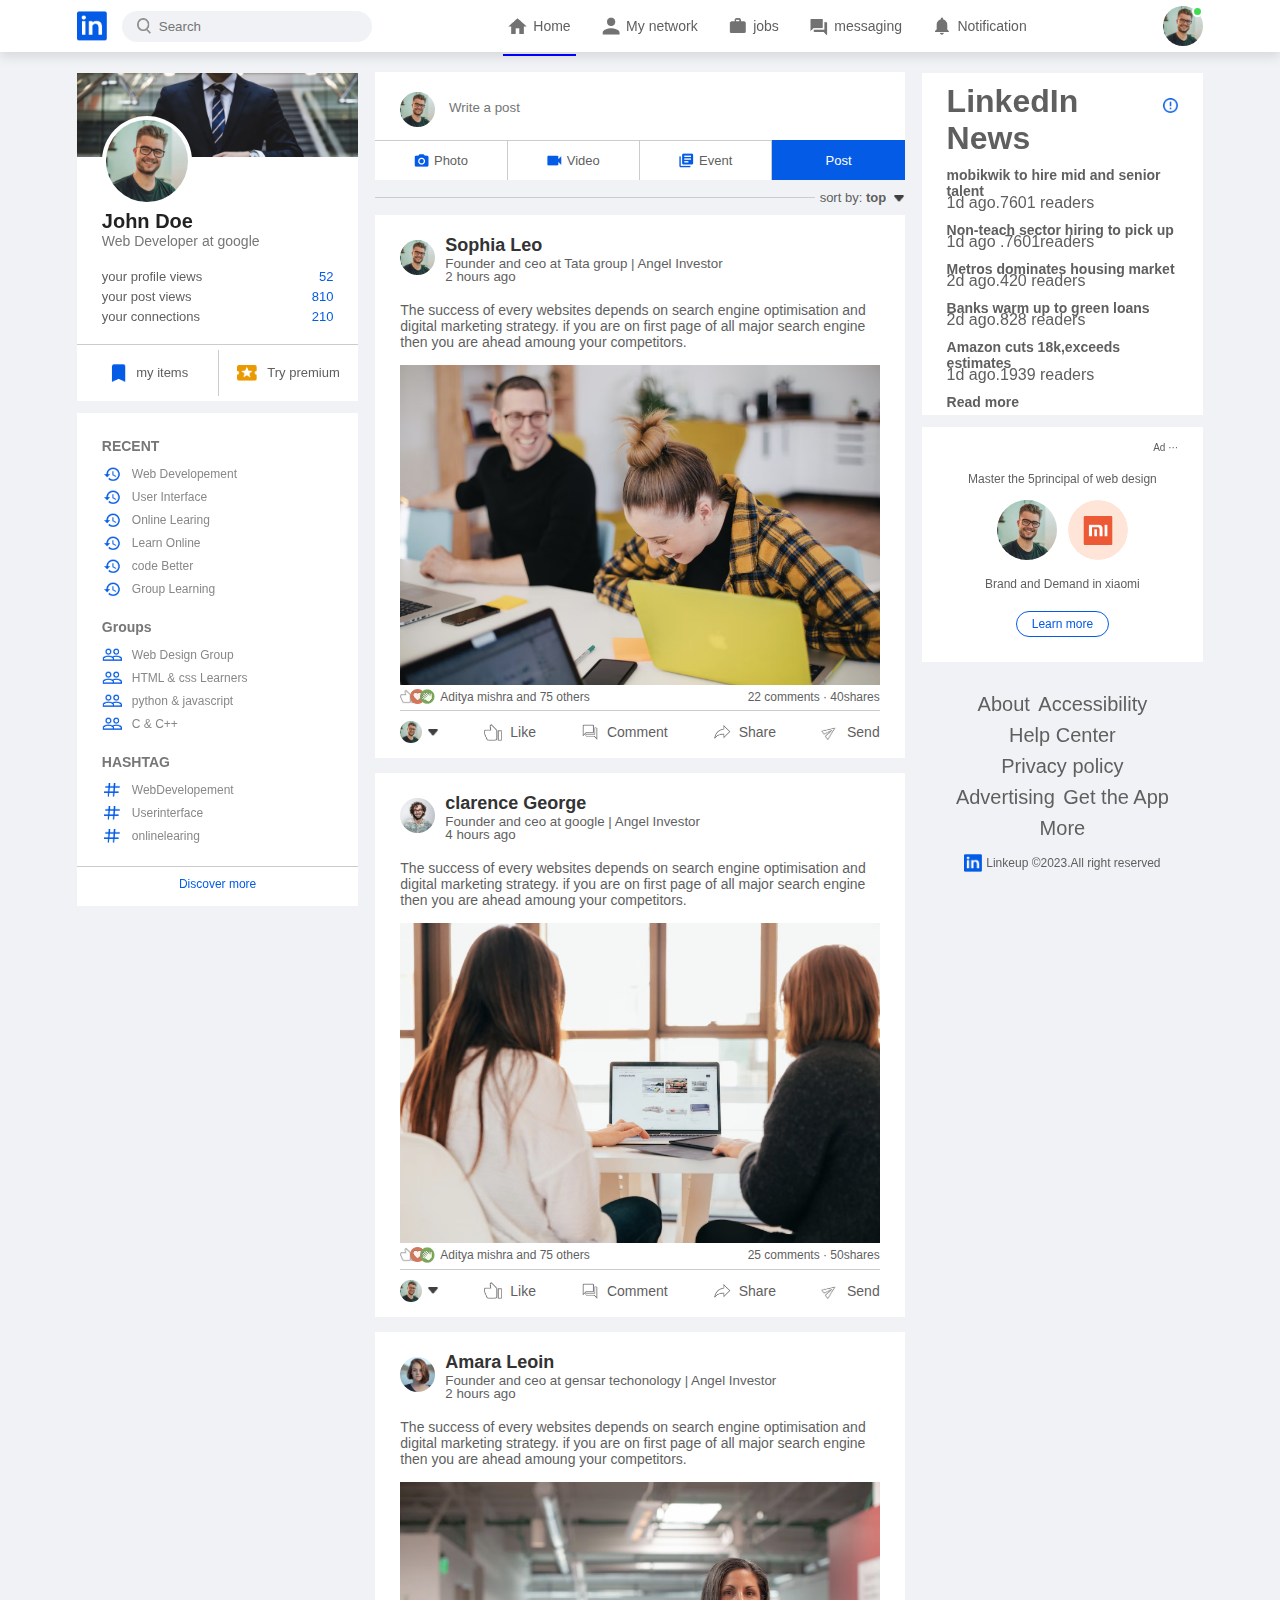
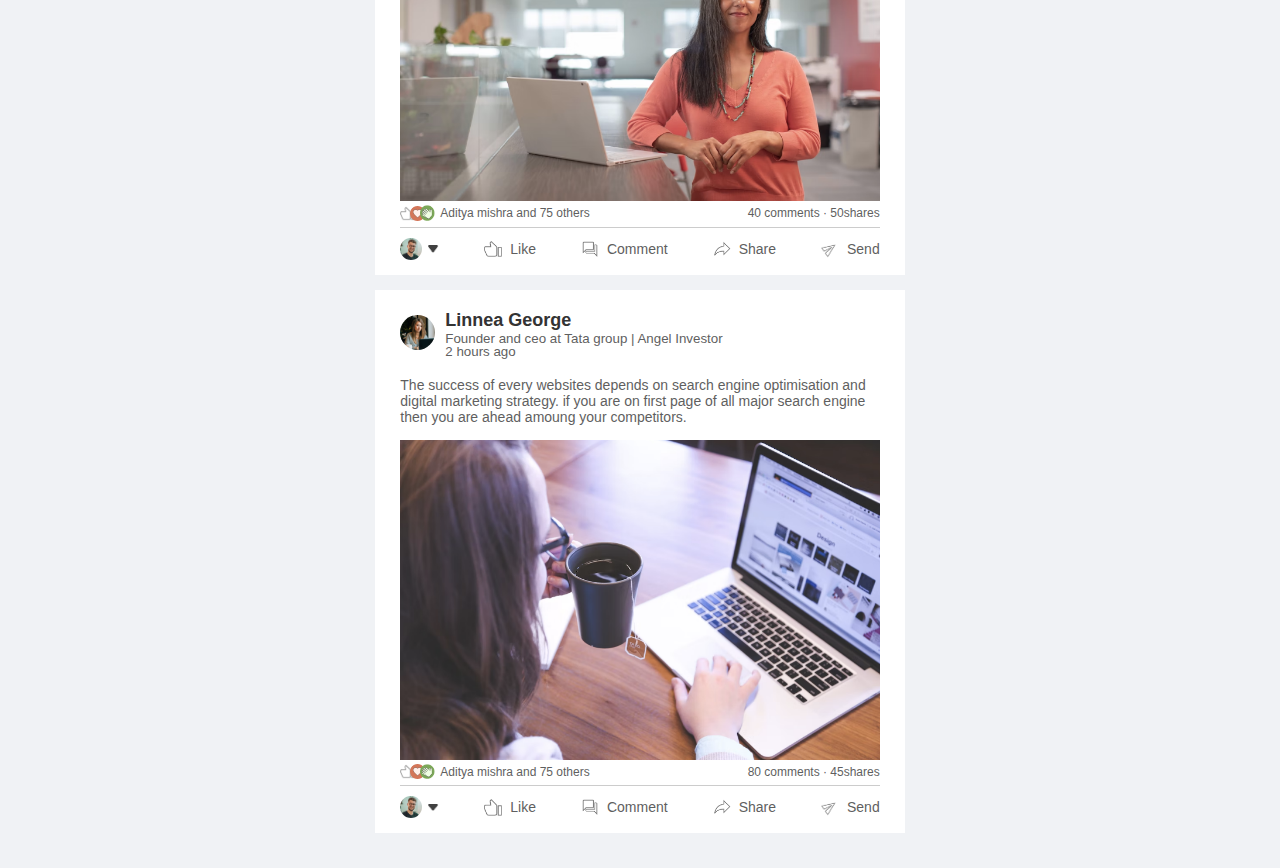
<file: index.html>
<!DOCTYPE html>
<html lang="en">
<head>
    <meta charset="UTF-8">
    <meta http-equiv="X-UA-Compatible" content="IE=edge">
    <meta name="viewport" content="width=device-width, initial-scale=1.0">
    <title> linkdin-website</title>
    <link rel="stylesheet" href="style.css">
</head>
<body>
<nav class="navbar">
    <div class="navbar-left">
        <a href="index.html" class="logo"><img src="image/logo.png" ></a>
        <div class="search-box">
            <img src="image/search.png">
            <input type="text" placeholder="Search">
        </div>
    </div>
    <div class="navbar-center">
        <ul>
            <li><a href="#" class="active-link"><img src="image/home.png"><span>Home</span></a></li>
            <li><a href="#"><img src="image/network.png"><span>My network</span></a></li>
            <li><a href="#"><img src="image/jobs.png"><span>jobs</span></a></li>
            <li><a href="#"><img src="image/message.png"><span>messaging</span></a></li>
            <li><a href="#"><img src="image/notification.png"><span>Notification</span></a></li>
        </ul>
    </div>
    <div class="navbar-right">
        <div class="online">
            <img src="image/user-1.png" class="nav-profile-img" onclick="toggleMenu()" >
  </div>
       </div>
       <!-- ------------profile-drop-down-menu--------- -->
       <div class="profile-menu-wrap" id="profilemenu">
        <div class="profile-menu">
            <div class="user-info">
                <img src="image/user-1.png">
                <div>
                    <h3>John Doe</h3>
                    <a href="profile.html">see your profile</a>
                </div>
            </div>
            <hr>
            <a href="#" class="profile-menu-link"> <img src="image/feedback.png"><p>Give feedback</p>
            <span>></span></a>
            <a href="#" class="profile-menu-link"> <img src="image/setting.png"><p>Settings & privacy</p>
                <span>></span></a>
                <a href="#" class="profile-menu-link"> <img src="image/help.png"><p>Help & support</p>
                    <span>></span></a>
                    <a href="#" class="profile-menu-link"> <img src="image/display.png"><p>Display & Accessiblity</p>
                        <span>></span></a>
                        <a href="#" class="profile-menu-link"> <img src="image/logout.png"><p>Logout</p>
                            <span>></span></a>
        </div>
       </div>

</nav>
<!-- ......................navbar close -->
<div class="container">
    <!-- ............left-sidebar.....  -->
    <div class="left-sidebar">
        <div class="sidebar-profile-box">
            <img src="image/cover-pic.png" width="100%" >
            <div class="sidebar-profile-info">
                <img src="image/user-1.png" >
                <h1>John Doe</h1>
                <h3>Web Developer at google </h3>
                <ul>
                    <li>your profile views<span>52</span> </li>
                    <li>your post  views<span>810</span> </li>
                    <li>your connections <span>210</span> </li>
                </ul>
            </div>
            <div class="sidebar-profile-link">
                <a href="#"><img src="image/items.png"> my items</a>
                <a href="#"><img src="image/premium.png">Try premium</a>
            </div>
        </div>
        <div class="sidebar-activity" id="sidebarActivity">
            <h3>RECENT</h3>
            <a href="#"><img src="image/recent.png" >Web Developement</a>
            <a href="#"><img src="image/recent.png" >User Interface</a>
            <a href="#"><img src="image/recent.png" >Online Learing</a>
            <a href="#"><img src="image/recent.png" >Learn Online</a>
            <a href="#"><img src="image/recent.png" >code Better</a>
            <a href="#"><img src="image/recent.png" >Group Learning</a>
            <h3>Groups</h3>
            <a href="#"><img src="image/group.png" >Web Design Group</a>
            <a href="#"><img src="image/group.png" >HTML & css Learners</a>
            <a href="#"><img src="image/group.png" >python & javascript</a>
            <a href="#"><img src="image/group.png" > C & C++ </a>
            <h3>HASHTAG</h3>
            <a href="#"><img src="image/hashtag.png" > WebDevelopement</a>
            <a href="#"><img src="image/hashtag.png" >Userinterface</a>
            <a href="#"><img src="image/hashtag.png" >onlinelearing</a>
            <div class="Discover-more-link">
                <a href="#">Discover more</a>
            </div>


        </div>
        <p id="showMoreLink" onclick="toggleActivity()">Show more <b>+</b></p>
    </div>
    <!-- ........... main-content ........  -->
    <div class="main-content">
        <div class="create-content">
            <div class="create-post">
                <div class="create-post-input">
                    <img src="image/user-1.png">
                    <textarea rows="2" placeholder=" Write a post"></textarea>
                </div>
                <div class="create-post-links">
                    <li><img src="image/photo.png">Photo</li>
                    <li><img src="image/video.png">Video</li>
                    <li><img src="image/event.png">Event</li>
                    <li>Post</li>
                </div>
            </div>

        </div>
        <div class="sort-by">
            <hr>
            <p>sort by: <span>top <img src="image/down-arrow.png"></span></p>
        </div>
        <div class="post">
            <div class="post-author">
                <img src="image/user-1.png">
            <div>
            <h1>Sophia Leo</h1>
            <small>Founder and ceo at Tata group | Angel Investor</small>
            <small>2 hours ago</small>
            </div>
        </div>
        <p>The success of every websites depends on search engine optimisation and digital marketing strategy. if you are on first page of all major search engine then you are ahead amoung your competitors.</p>
        <img src="image/post-image-1.png" width="100%">
        <div class="post-stats">
            <div>
                <img src="image/thumbsup.png">
                <img src="image/love.png">
                <img src="image/clap.png">
                <span class="liked-users">Aditya mishra and 75 others</span>
            </div>
            <div>
                <span>22 comments &middot; 40shares</span>
            </div>
        </div>
        <div class="post-activity">
            <div>
                <img src="image/user-1.png" class="post-activity-user-icon">
                <img src="image/down-arrow.png" class="post-activity-arrow-icon">
            </div>
            <div class="post-activity-link">
                <img src="image/like.png">
                <span>Like</span>
            </div>
            <div class="post-activity-link">
                <img src="image/comment.png">
                <span>Comment</span>
            </div>
            <div class="post-activity-link">
                <img src="image/share.png">
                <span>Share</span>
            </div>
            <div class="post-activity-link">
                <img src="image/send.png">
                <span>Send</span>
            </div>
        </div>
        </div>
        <div class="post">
            <div class="post-author">
                <img src="image/user-2.png">
            <div>
            <h1>clarence George</h1>
            <small>Founder and ceo at google | Angel Investor</small>
            <small>4 hours ago</small>
            </div>
        </div>
        <p>The success of every websites depends on search engine optimisation and digital marketing strategy. if you are on first page of all major search engine then you are ahead amoung your competitors.</p>
        <img src="image/post-image-2.png" width="100%">
        <div class="post-stats">
            <div>
                <img src="image/thumbsup.png">
                <img src="image/love.png">
                <img src="image/clap.png">
                <span class="liked-users">Aditya mishra and 75 others</span>
            </div>
            <div>
                <span>25 comments &middot; 50shares</span>
            </div>
        </div>
        <div class="post-activity">
            <div>
                <img src="image/user-1.png" class="post-activity-user-icon">
                <img src="image/down-arrow.png" class="post-activity-arrow-icon">
            </div>
            <div class="post-activity-link">
                <img src="image/like.png">
                <span>Like</span>
            </div>
            <div class="post-activity-link">
                <img src="image/comment.png">
                <span>Comment</span>
            </div>
            <div class="post-activity-link">
                <img src="image/share.png">
                <span>Share</span>
            </div>
            <div class="post-activity-link">
                <img src="image/send.png">
                <span>Send</span>
            </div>

        </div>
        
        </div>
        <div class="post">
            <div class="post-author">
                <img src="image/user-3.png">
            <div>
            <h1>Amara Leoin</h1>
            <small>Founder and ceo at gensar techonology | Angel Investor</small>
            <small>2 hours ago</small>
            </div>
        </div>
        <p>The success of every websites depends on search engine optimisation and digital marketing strategy. if you are on first page of all major search engine then you are ahead amoung your competitors.</p>
        <img src="image/post-image-3.png" width="100%">
        <div class="post-stats">
            <div>
                <img src="image/thumbsup.png">
                <img src="image/love.png">
                <img src="image/clap.png">
                <span class="liked-users">Aditya mishra and 75 others</span>
            </div>
            <div>
                <span>40 comments &middot; 50shares</span>
            </div>
        </div>
        <div class="post-activity">
            <div>
                <img src="image/user-1.png" class="post-activity-user-icon">
                <img src="image/down-arrow.png" class="post-activity-arrow-icon">
            </div>
            <div class="post-activity-link">
                <img src="image/like.png">
                <span>Like</span>
            </div>
            <div class="post-activity-link">
                <img src="image/comment.png">
                <span>Comment</span>
            </div>
            <div class="post-activity-link">
                <img src="image/share.png">
                <span>Share</span>
            </div>
            <div class="post-activity-link">
                <img src="image/send.png">
                <span>Send</span>
            </div>
        </div>
        </div>
        <div class="post">
            <div class="post-author">
                <img src="image/user-4.png">
            <div>
            <h1> Linnea George</h1>
            <small>Founder and ceo at Tata group | Angel Investor</small>
            <small>2 hours ago</small>
            </div>
        </div>
        <p>The success of every websites depends on search engine optimisation and digital marketing strategy. if you are on first page of all major search engine then you are ahead amoung your competitors.</p>
        <img src="image/post-image-4.png" width="100%">
        <div class="post-stats">
            <div>
                <img src="image/thumbsup.png">
                <img src="image/love.png">
                <img src="image/clap.png">
                <span class="liked-users">Aditya mishra and 75 others</span>
            </div>
            <div>
                <span>80 comments &middot; 45shares</span>
            </div>
        </div>
        <div class="post-activity">
            <div>
                <img src="image/user-1.png" class="post-activity-user-icon">
                <img src="image/down-arrow.png" class="post-activity-arrow-icon">
            </div>
            <div class="post-activity-link">
                <img src="image/like.png">
                <span>Like</span>
            </div>
            <div class="post-activity-link">
                <img src="image/comment.png">
                <span>Comment</span>
            </div>
            <div class="post-activity-link">
                <img src="image/share.png">
                <span>Share</span>
            </div>
            <div class="post-activity-link">
                <img src="image/send.png">
                <span>Send</span>
            </div>
        </div>
        </div>
        
    </div>
    <!-- ............ right-sidebar ........  -->
    <div class="right-sidebar">
        <div class="sidebar-news">
            <img src="image/more.png" class="info-icon">
            <h1>LinkedIn News</h1>
            <a href="#">mobikwik to hire mid and senior talent</a>
            <span>1d ago.7601 readers </span>
            <a href="#">Non-teach sector hiring to pick up</a>
            <span>1d ago .7601readers</span>
            <a href="#">Metros dominates housing market</a>
            <span>2d ago.420 readers</span>
            <a href="#">Banks warm up to green loans</a>
            <span>2d ago.828 readers</span>
            <a href="#">Amazon cuts 18k,exceeds estimates</a>
            <span>1d ago.1939 readers</span>

            <a href="#" class="read-more-link">Read more</a>
            
        </div>
        <div class="sidebar-ad">
            <small>Ad &middot;&middot;&middot;</small>
            <p>Master the 5principal of web design</p>
            <div>
                <img src="image/user-1.png">
                <img src="image/mi-logo.png">
            </div>
            <b>Brand and Demand in xiaomi</b>
            <a href="#" class="ad-link">Learn more</a>
        </div>
        <div class="sidebar-useful-links">
            <a href="#">About</a>
            <a href="#">Accessibility</a>
            <a href="#">Help Center</a>
            <a href="#">Privacy policy </a>
            <a href="#">Advertising</a>
            <a href="#">Get the App</a>
            <a href="#">More</a>
            <div class="copyright-msg">
                <img src="image/logo.png">
                <p>Linkeup &#169;2023.All right reserved</p>
            </div>
        </div>
    </div>
</div>
    <script src="script.js"></script>
</body>
</html>
</file>
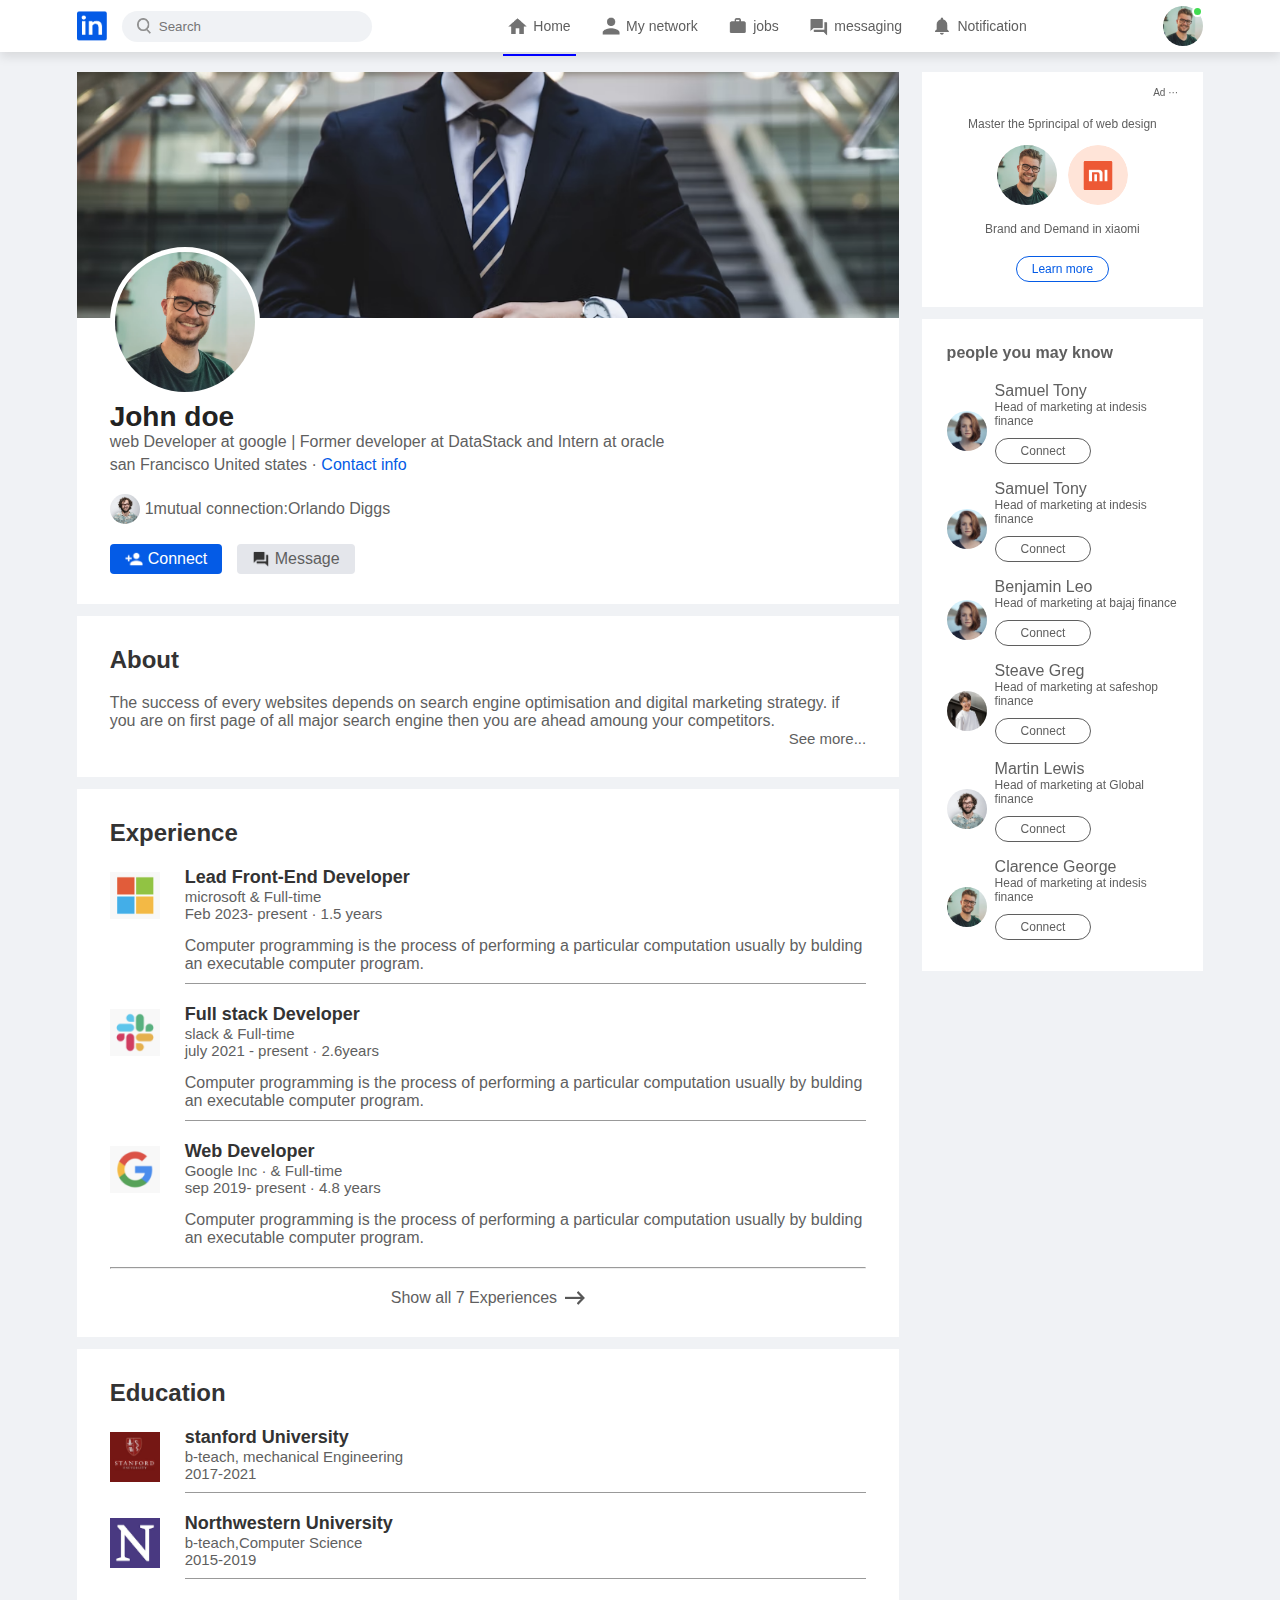
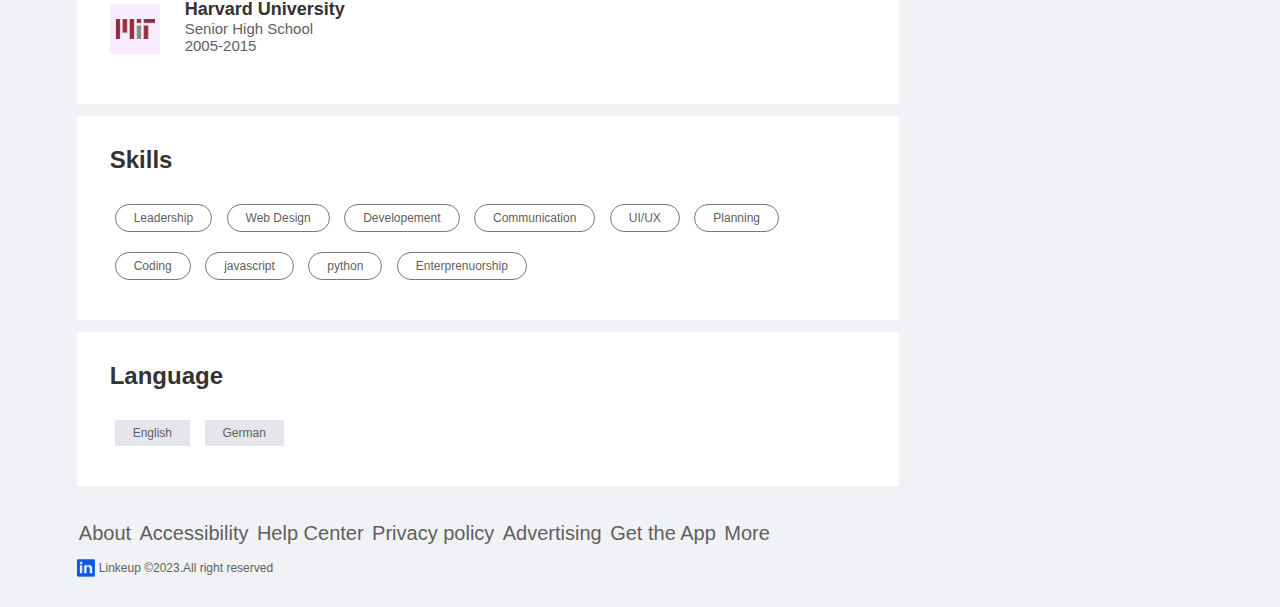
<file: profile.html>
<!DOCTYPE html>
<html lang="en">
<head>
    <meta charset="UTF-8">
    <meta http-equiv="X-UA-Compatible" content="IE=edge">
    <meta name="viewport" content="width=device-width, initial-scale=1.0">
    <title> linkdin-website</title>
    <link rel="stylesheet" href="style.css">
</head>
<body>
<nav class="navbar">
    <div class="navbar-left">
        <a href="index.html" class="logo"><img src="image/logo.png" ></a>
        <div class="search-box">
            <img src="image/search.png">
            <input type="text" placeholder="Search">
        </div>
    </div>
    <div class="navbar-center">
        <ul>
            <li><a href="#" class="active-link"><img src="image/home.png"><span>Home</span></a></li>
            <li><a href="#"><img src="image/network.png"><span>My network</span></a></li>
            <li><a href="#"><img src="image/jobs.png"><span>jobs</span></a></li>
            <li><a href="#"><img src="image/message.png"><span>messaging</span></a></li>
            <li><a href="#"><img src="image/notification.png"><span>Notification</span></a></li>
        </ul>
    </div>
    <div class="navbar-right">
        <div class="online">
            <img src="image/user-1.png" class="nav-profile-img" onclick="toggleMenu()" >
  </div>
       </div>
       <!-- ------------profile-drop-down-menu--------- -->
       <div class="profile-menu-wrap" id="profilemenu">
        <div class="profile-menu">
            <div class="user-info">
                <img src="image/user-1.png">
                <div>
                    <h3>John Doe</h3>
                    <a href="profile.html">see your profile</a>
                </div>
            </div>
            <hr>
            <a href="#" class="profile-menu-link"> <img src="image/feedback.png"><p>Give feedback</p>
            <span>></span></a>
            <a href="#" class="profile-menu-link"> <img src="image/setting.png"><p>Settings & privacy</p>
                <span>></span></a>
                <a href="#" class="profile-menu-link"> <img src="image/help.png"><p>Help & support</p>
                    <span>></span></a>
                    <a href="#" class="profile-menu-link"> <img src="image/display.png"><p>Display & Accessiblity</p>
                        <span>></span></a>
                        <a href="#" class="profile-menu-link"> <img src="image/logout.png"><p>Logout</p>
                            <span>></span></a>
        </div>
       </div>

</nav>
<!-- ......................navbar close -->
<div class="container">
    <div class="profile-main">
        <div class="profile-container">
            <img src="image/cover-pic.png" width="100%">
            <div class="profile-container-inner">
                <img src="image/user-1.png" class="profile-pic">
                <h1>John doe</h1>
                <b>web Developer at google | Former developer at DataStack and Intern at oracle</b>
                <p>san Francisco United states &middot; <a href="#">Contact info</a></p>
                <div class="mutual-connection">
                    <img src="image/user-2.png">
                    <span>1mutual connection:Orlando Diggs</span>
                </div>
                <div class="profile-btn">
                    <a href="#" class="primary-btn"><img src="image/connect.png">Connect</a>
                    <a href="#"><img src="image/chat.png">Message</a>
                </div>
            </div>
        </div>
        <div class="profile-description">
            <h2>About</h2>
            <p>The success of every websites depends on search engine optimisation and digital marketing strategy. if you are on first page of all major search engine then you are ahead amoung your competitors.
            </p>
            <a href="#" class="see-more-link">See more...</a>
        </div>
        <div class="profile-description">
            <h2>Experience</h2>
            <div class="profile-desc-row">
                <img src="image/microsoft.png" >
                <div>
                    <h3>Lead Front-End Developer</h3>
                    <b>microsoft & Full-time</b>
                    <b>Feb 2023- present &middot; 1.5 years</b>
                    <p>Computer programming is the process of performing a particular computation usually by bulding an executable computer program.</p>
                    <hr>
                </div>
            </div>
            <div class="profile-desc-row">
                <img src="image/slack.png" >
                <div>
                    <h3>Full stack Developer</h3>
                    <b>slack & Full-time</b>
                    <b>july 2021 - present &middot; 2.6years</b>
                    <p>Computer programming is the process of performing a particular computation usually by bulding an executable computer program.</p>
                    <hr>
                </div>
            </div>
            <div class="profile-desc-row">
                <img src="image/google.png" >
                <div>
                    <h3>Web Developer</h3>
                    <b>Google Inc &middot; & Full-time</b>
                    <b>sep 2019- present &middot; 4.8 years</b>
                    <p>Computer programming is the process of performing a particular computation usually by bulding an executable computer program.</p>
                    
                </div>
            </div>
            <hr>
            <a href="#" class="experience-link">Show all 7 Experiences <img src="image/right-arrow.png" alt=""></a>

        </div>
        <div class="profile-description">
            <h2>Education</h2>
            <div class="profile-desc-row">
                <img src="image/stanford.png">
                <div>
                    <h3>stanford University</h3>
                    <b>b-teach, mechanical Engineering</b>
                    <b>2017-2021</b>
                    <hr>
                </div>
            </div>
            <div class="profile-desc-row">
                <img src="image/north.png">
                <div>
                    <h3>Northwestern  University</h3>
                    <b>b-teach,Computer Science</b>
                    <b>2015-2019</b>
                    <hr>
                </div>
            </div>
            <div class="profile-desc-row">
                <img src="image/mit.png">
                <div>
                    <h3>Harvard  University</h3>
                    <b>Senior High School</b>
                    <b>2005-2015</b>
                    
                </div>
            </div>
        </div>
        <div class="profile-description">
            <h2>Skills</h2>
            <a href="#" class="skills-btn">Leadership</a>
            <a href="#" class="skills-btn">Web Design</a>
            <a href="#" class="skills-btn">Developement</a>
            <a href="#" class="skills-btn">Communication</a>
            <a href="#" class="skills-btn">UI/UX</a>
            <a href="#" class="skills-btn">Planning</a>
            <a href="#" class="skills-btn">Coding</a>
            <a href="#" class="skills-btn">javascript</a>
            <a href="#" class="skills-btn">python</a>
            <a href="#" class="skills-btn">Enterprenuorship</a>

 </div>
 <div class="profile-description">
    <h2>Language</h2>
    <a href="#" class="language-btn">English</a>
    <a href="#" class="language-btn">German</a>
 </div>


    </div>
        <!-- -------profile sidebar------- -->


    <div class="profile-sidebar">
        <div class="sidebar-ad">
            <small>Ad &middot;&middot;&middot;</small>
            <p>Master the 5principal of web design</p>
            <div>
                <img src="image/user-1.png">
                <img src="image/mi-logo.png">
            </div>
            <b>Brand and Demand in xiaomi</b>
            <a href="#" class="ad-link">Learn more</a>
        </div>
        <div class="sidebar-people">
            <h3>people you may know</h3>
            <div class="sidebar-people-row">
                <img src="image/user-3.png">
                <div>
                    <h2>Samuel Tony</h2>
                    <p>Head of marketing at indesis finance</p>
                    <a href="#">Connect</a>
                </div>
            </div>
            <div class="sidebar-people-row">
                <img src="image/user-3.png">
                <div>
                    <h2>Samuel Tony</h2>
                    <p>Head of marketing at indesis finance</p>
                    <a href="#">Connect</a>
                </div>
            </div>
            <div class="sidebar-people-row">
                <img src="image/user-3.png">
                <div>
                    <h2>Benjamin Leo</h2>
                    <p>Head of marketing at bajaj finance</p>
                    <a href="#">Connect</a>
                </div>
            </div>
            <div class="sidebar-people-row">
                <img src="image/user-5.png">
                <div>
                    <h2>Steave Greg</h2>
                    <p>Head of marketing at safeshop finance</p>
                    <a href="#">Connect</a>
                </div>
            </div>
            <div class="sidebar-people-row">
                <img src="image/user-2.png">
                <div>
                    <h2>Martin Lewis</h2>
                    <p>Head of marketing at Global finance</p>
                    <a href="#">Connect</a>
                </div>
            </div>
            <div class="sidebar-people-row">
                <img src="image/user-1.png">
                <div>
                    <h2>Clarence George</h2>
                    <p>Head of marketing at indesis finance</p>
                    <a href="#">Connect</a>
                </div>
            </div>
            
            
            </div>

        </div>

    
</div>
<div class="profile-footer">
    <div class="sidebar-useful-links">
        <a href="#">About</a>
        <a href="#">Accessibility</a>
        <a href="#">Help Center</a>
        <a href="#">Privacy policy </a>
        <a href="#">Advertising</a>
        <a href="#">Get the App</a>
        <a href="#">More</a>
        <div class="copyright-msg">
            <img src="image/logo.png">
            <p>Linkeup &#169;2023.All right reserved</p>
        </div>
    </div>
</div>

    <script src="script.js"></script>
</body>
</html>
</file>
<file: style.css>
*{
    margin: 0%;
    padding: 0%;
    box-sizing: border-box;
    font-family: sans-serif;
    
}
body{
    background: #f0f2f5;
    color: #5f5f5f;
    

}
a{
    text-decoration: none;
    color: #5f5f5f;
}
.navbar{
    display: flex;
    align-items: center;
    justify-content: space-between;
    background: #fff;
    padding: 6px 6%;
    position: sticky;
    top: 0;
    z-index: 100;
    box-shadow: 0 5px 10px rgba(0, 0, 0, 0.1);
}
.logo img{
    width: 30px;
    margin-right: 15px;
    display: block;

    
}
.navbar-center ul li{
    display: inline-block;
    list-style: none;



}
.navbar-center ul li a{
    display: flex;
    align-items: center;
    font-size: 14px;
    margin: 5px 8px;
    padding-right: 5px;
    position: relative;
}
.navbar-center ul li a img{
    width: 30px;

}
.navbar-center ul li a::after{
    content:'';
    width:0;
    height: 2px;
    background: blue;
    position: absolute;
    bottom: -15px;
    transition: width 0.3s;

}

.navbar-center ul li a:hover::after,
.navbar-center ul li a.active-link::after 
{
    width: 100%;
} 

.nav-profile-img{
    width: 40px;
    border-radius: 50%;
    display: block;
    cursor: pointer;
    position: relative;
}
.online{
    position: relative;
}
.online::after{
    content: '';
    width: 7px;
    height: 7px;
    border: 2px solid #fff;
    border-radius: 50%;
    right: 0px;
    top: 0px;
    background: #41db51;
    position: absolute;
}
.search-box{
    background: #f0f2f5;
    width: 250px;
    border-radius: 20px;
    display: flex;
    align-items: center;
    padding: 0 15px;
}
.navbar-left{
    display: flex;
    align-items: center;
}
 .search-box img{
    width: 14px;
} 
 .search-box input{
    width: 100%;
    background: transparent;
    padding: 8px;
    outline: none;
    border: none;
} 
/*............... navbar end ........... */
.container{
    padding: 20px 6%;
    display: flex;
    flex-wrap: wrap;
    justify-content: space-between;
}
.sidebar-profile-box{
    background: #fff;

}
.sidebar-profile-info{
    padding: 0 25px;

}
.sidebar-profile-info img{
    width: 90px;
    border-radius: 50%;
    background: #fff;
    padding: 4px;
    margin-top: -45px;

}
.sidebar-profile-info h1{
    font-size: 20px;
    font-weight: 600;
    color:#222;

}
.sidebar-profile-info h3{
    font-size: 14px;
    font-weight: 500;
    color: #777;
}
.sidebar-profile-info ul{
    list-style: none;
    margin: 20px 0;
} 
.sidebar-profile-info ul li{
    width: 100%;
    margin: 5px 0;
    font-size: 13px;
}
.sidebar-profile-info  ul li span{
    float: right;
    color: #045be6;
}
.sidebar-profile-link{
    display: flex;
    align-items: center;
    border-top: 1px solid #ccc;
}
.sidebar-profile-link a{
    flex-basis: 50%;
    display: flex;
    align-items: center;
    justify-content: center;
    padding: 15px 0;
    font-size: 13px;
    border-left: 1px solid #ccc;
}
.sidebar-profile-link a:first-child{
    border-left: 0;
}
.sidebar-profile-link a img{
    width: 20px;
    margin-right: 10px;
}
.sidebar-activity{
    background: #fff;
    padding: 5px 25px;
    margin: 12px 0;

}
.sidebar-activity h3{
    font-size: 14px;
    color: #777;
    margin: 20px 0 10px;
}
.sidebar-activity a{
    display: flex;
    align-items: center;
    font-size: 12px;
    font-weight: 500;
    color: #888;
    margin: 3px 0;
}
.sidebar-activity a img{
    width: 20px;
    margin-right: 10px;
}
.Discover-more-link{
    border-top: 1px solid #ccc;
    text-align: center;
    margin-top: 20px;
    margin-left: -25px;
    margin-right: -25px;
}
.Discover-more-link a{
    color: #045be6;
    display: inline-block;
    margin: 10px 0;
}
/* ........left-sidebar .......  */

.left-sidebar{
    flex-basis: 25%;
    align-self: flex-start;
    position: sticky;
    top: 73px;
}
/* .......... right-sidebar .....  */
.right-sidebar{
    flex-basis: 25%;
    align-self: flex-start;
    position: sticky;
    top: 73px;
}
.sidebar-news{
    background: #fff;
    padding: 10px 25px;
}
.info-icon{
    width: 15px;
    float: right;
    margin-top: 15px;

}
.sidebar-news h3{
    font-size: 18px;
    font-family: 600;
    color: #333;
    margin: 10pox 0 30px;
}
.sidebar-news a{
    display: block;
    font-weight: 600;
    margin-top: 10px;
    margin-bottom: -5px;
    /* padding: 2px; */

    font-size: 14px;
}
.side-news span{
    font-size: 10px;

}

.sidebar-news.read more-link{
    color: #045be6;
    font-weight: 500;
    margin: 20px 0 10px;
}
.sidebar-ad{
    background: #fff;
    padding: 15px 25px;
    text-align: center;
    margin: 12px 0;
    font-size: 12px;
}
.sidebar-ad img{
    width: 60px;
    border-radius: 50%;
    margin: 4px;
}
.sidebar-ad small{
    font-weight: 500;
    float:right

}
.sidebar-ad b{
    display: block;
    font-weight: 500;
    margin-top: 10px;
}
.ad-link{
    display: inline-block;
    border: 1px solid #045be6;
    border-radius: 30px;
    padding: 5px 15px;
    color: #045be6;
    font-weight: 500;
    margin: 20px auto 10px;
}
.sidebar-ad p{
    margin-top: 30px;
    margin-bottom: 10px;
}
.sidebar-useful-links{
    padding: 15px 25px;
    text-align: center;
}
.sidebar-useful-links a{
    display:inline-block;
    font-size: 20px;
    margin: 4px 2px;
}
.copyright-msg{
    display: flex;
    align-items: center;
    justify-content: center;
    font-size: 12px;
    margin-top: 10px;
    font-weight: 500;
}
.copyright-msg img{
    width: 18px;
    margin-right: 4px;
}



/* ......main-content...  */
.main-content{
    flex-basis: 47%;
}
.create-post{
    background: #fff;
}
.create-post-input{
    padding: 20px 25px 10px;
    display: flex;
    align-items: flex-start;
}
.create-post-input img{
    width: 35px;
    border-radius: 50%;
    margin-right: 10px;
}
.create-post-input textarea{
    width: 100%;
    border: 0;
    outline: 0;
    resize: none;
    background: transparent;
    margin-top: 8px;
}
::placeholder{
    font-weight: 500;
}
.create-post-links{
    display: flex;
    align-items: flex-start;


}
.create-post-links li{
    list-style: none;
    border-top: 1px solid #ccc;
    border-right: 1px solid #ccc;
    flex-basis: 25%;
    height: 40px;
    font-size: 13px;
    display: flex;
    align-items: center;
    justify-content: center;
    cursor: pointer;


}
.create-post-links li img{
    width: 15px;
    margin-right: 5px;
}
.create-post-links li:last-child{
    background: #045be6;
    color: #fff;
    border-top: 0;
    border-right: 0;
}
.sort-by{
    display: flex;
    align-items: center;
    margin: 10px 0;

}
.sort-by hr{
    flex: 1;
    border: 0;
    height: 1px;
    background: #ccc;
}
.sort-by p{
    font-size: 13px;
    padding-left: 5px;

}
.sort-by p span{
    font-weight: 600;
    cursor: pointer;
}
.sort-by p span img{
    width: 12px;
    margin-left: 3px;
}
.post{
    background: #fff;
    padding: 20px 25px 5px;
    margin: 5px 0 15px;
}
.post-author{
    display: flex;
    align-items: flex-start;
    margin-bottom: 20px;
}

.post-author img{
    width: 35px;
    border-radius: 50%;
    margin-right: 10px;
    margin-top: 5px;
} 
.post-author h1{
    font-size: 18px;
    font-weight: 600;
    color: #333;
}
.post-author small{
    display: block;
    margin-bottom: -2px;
}
.post p{
    font-size: 14px;
    margin-bottom: 15px;

}
.post-stats{
    display: flex;
    flex-wrap: wrap;
    align-items: center;
    justify-content: space-between;
    font-size: 12px;
    border-bottom: 1px solid #ccc;
    padding-bottom: 6px ;
}
.post-stats div{
    display: flex;
    align-items: center;

}
.post-stats img{
    width: 15px;
    margin-right: -5px;
}
.liked-users{
    margin-left: 10px;
}
.post-activity{
    display: flex;
    align-items: center;
    justify-content: space-between;
    padding: 10px 0;
    font-size: 14px;
    font-weight: 500;
}
.post-activity div{
    display: flex;
    align-items: center;
}
.post-activity-user-icon{
    width: 22px;
    border-radius: 50%;
}
.post-activity-arrow-icon{
    width: 12px;
    margin-left: 5px;
}
.post-activity-link img{
    width: 18px;
    margin-right:8px;
}
 /* ------------ profile-Drop-Down-menu-------- */
 .profile-menu-wrap{
    position: absolute;
    top: 100%;
    right: 5%;
    width: 320px;
    max-height: 0;
    overflow: hidden;
    transition:max-height 0.5s;
 }
 .profile-menu-wrap.open-menu{
    max-height: 400px;


 }
 .profile-menu{
    background: #222;
    color: #fff;
    padding: 20px;
    margin: 10px;
 }
 .user-info{
    display: flex;
    align-items: center;
 }
 .user-info img{
    width: 50px;
    border-radius: 50%;
    margin-right: 15px;
 }
 .user-info h3{
    font-weight: 500;
    margin-bottom: -7px;

 }
 .user-info a{
    color: #c9dbf8;
    font-size: 13px;
 }
 .profile-menu hr{
    border: 0;
    height: 1px;
    width: 100%;
    background: #fff;
    margin: 15px 0 10px;

 }
 .profile-menu-link{
    display: flex;
    align-items: center;
    color: #fff;
    margin: 12px 0;
    font-size: 14px;
 }
 .profile-menu-link p{
    width: 100%;

 }
 .profile-menu-link img{
    width: 35px;
    border-radius: 50%;
    margin-right: 15px;
 }
 /* -------------------profile-page--------------- */
 .profile-main{
    flex-basis: 73%;
 }
 .profile-sidebar{
    flex-basis: 25%;
    align-items: flex-start;
    position: sticky;
    top: 73%;
 }
 .profile-container{
    background: #fff;

 }
 .profile-container-inner{
    padding: 0 4% 10px;

 }
 .profile-pic{
    width: 150px;
    border-radius: 50%;
    margin-top: -75px;
    padding: 5px;
    background: #fff;
 }
 .profile-container h1{
    font-size: 28px;
    font-weight: 600;
    color: #222;

 }
 .profile-container b{
    font-weight: 500;

 }
 .profile-container p{
    margin-top: 5px;
 }
 .profile-container p a{
    color: #045be6;
    font-weight: 500
 }
 .mutual-connection{
    display: flex;
    align-items: center;
    margin: 20px 0;

 }
 .mutual-connection img{
    width: 30px;
    border-radius: 50%;
    margin-right: 5px;
 }
 .profile-btn{
    margin: 20px 0;
 }
 .profile-btn a{
    display: inline-flex;
    align-items: center;
    background: #e4e6eb;
    padding: 6px 15px;
    border-radius: 4px;
    margin-right: 10px;
 }
 .profile-btn a img{
    width: 18px;
    margin-right: 5px;

 }
 .profile-btn .primary-btn{
    background: #045be6;
    color: #fff;


 }
 .profile-description{
    background: #fff;
    padding: 20px 4% 30px;
    margin: 12px 0;

 }
 .profile-description h2{
    color: #333;
    margin: 10px 0 20px;
    font-weight: 600;
 }
 .see-more-link{
    display: block;
    text-align: right;
    font-size: 15px;
 }
 .profile-desc-row{
    display: flex;
    align-items: flex-start;
    margin: 20px 0;

 }
 .profile-desc-row img{
    width: 50px;
    margin-right: 25px;
    margin-top: 5px;
 }
 .profile-desc-row div{
    width: 100%;

 }
 .profile-desc-row h3{
    font-size: 18px;
    font-weight: 600;
    color: #333;
 }
 .profile-desc-row b{
    display: block;
    font-weight: 500;
    font-size: 15px;
 }
 .profile-desc-row p{
    margin-top: 15px;
 }
 .profile-desc-row hr{
    border: 0;
    border-bottom: 1px solid #999;
    margin-top: 10px;
 }
 .experience-link{
    display: flex;
    align-items: center;
    justify-content: center;
    padding-top: 20px;
    font-weight: 500;
 }
 .experience-link img{
    width: 20px;
    margin-left: 8px;
 }
 .skills-btn{
    display: inline-block;
    margin: 10px 5px;
    padding: 6px 18px;
    border: 1px solid #777;
    border-radius: 30px;
    font-size: 12px;
    font-weight: 500
 }
 .language-btn{
    display: inline-block;
    margin: 10px 5px;
    padding: 6px 18px;
    background: #e4e6eb;
    font-size: 12px;
    font-weight: 500;
 }
 /* ----------------------------profile-right-sidebar----------- */
 .profile-sidebar .sidebar-ad{
    margin: 0;
 }
 .sidebar-people{
    background: #fff;
    padding: 15px 25px;
    margin: 12px 0;
    font-size: 12px;
 }
 .sidebar-people h3{
    font-size: 16px;
    font-weight: 600;
    margin: 10px 0 20px;
 }
 .sidebar-people-row{
    display: flex;
    align-items: center;
    margin: 6px 0;
 }
 .sidebar-people-row img{
    width: 40px;
    border-radius: 50%;
    margin-right: 8px;
    margin-top: 5px;
 }
 .sidebar-people-row h2{
    font-size: 16px;
    font-weight: 500;
 }
 .sidebar-people-row a{
    display: inline-block;
    margin: 10px 0;
    padding: 5px 25px;
    border: 1px solid #5f5f5f;
    border-radius: 30px;
    font-weight: 500;
 }
 .profile-footer{
    padding: 0 6% 30px;
 }
 .profile-footer .sidebar-useful-links{
    text-align: left;
    padding: 0;

 }
 .profile-footer .copyright-msg{
    justify-content: flex-start;

 }
 #showMoreLink{
    display: none;
 }
 /* ---------------------media query for Small screen or responsive------ */

  @media only screen and (max-width: 600px){
    .search-box{
        background: transparent;
        width: auto;
        padding: 0;
    }
    .search-box input{
        width: 0;
        padding: 0;
    }
    .navbar-center ul li a span{
        display: none;

    }
    .navbar-center ul li a{
        padding-right: 0;
        margin: 5px;
    }
    .navbar-profile-img{
        width: 30;

    }
    .container{
        padding: 15px 3%;
    }
    .left-sidebar, .right-sidebar{
        flex-basis: 100%;
        position: relative;
        top: unset;
    }
    .main-content{
        flex-basis: 100%;

    }
     .post-stats div{
        margin: 2px 0;

    }
    .post-activity-link span{ 
        display: none;

    }
    .post-activity-link img{
        margin-right: 0;
    }
    .profile-main, .profile-sidebar{
        flex-basis: 100%;
    }
    .profile-container{
        font-size: 14px;
    }
    .profile-pic{
        width: 100px;
        margin-top: -50px;
    }
    .profile-description{
        font-size: 14px;
    }
    #showMoreLink{
        display: block;
        width: fit-content;
        margin: 10px auto;
        font-size: 14px;
        cursor: pointer;
    }
    .sidebar-activity{
        display: none;

    }
    .sidebar-activity.open-activity{
        display: block;
    }
 }
</file>
